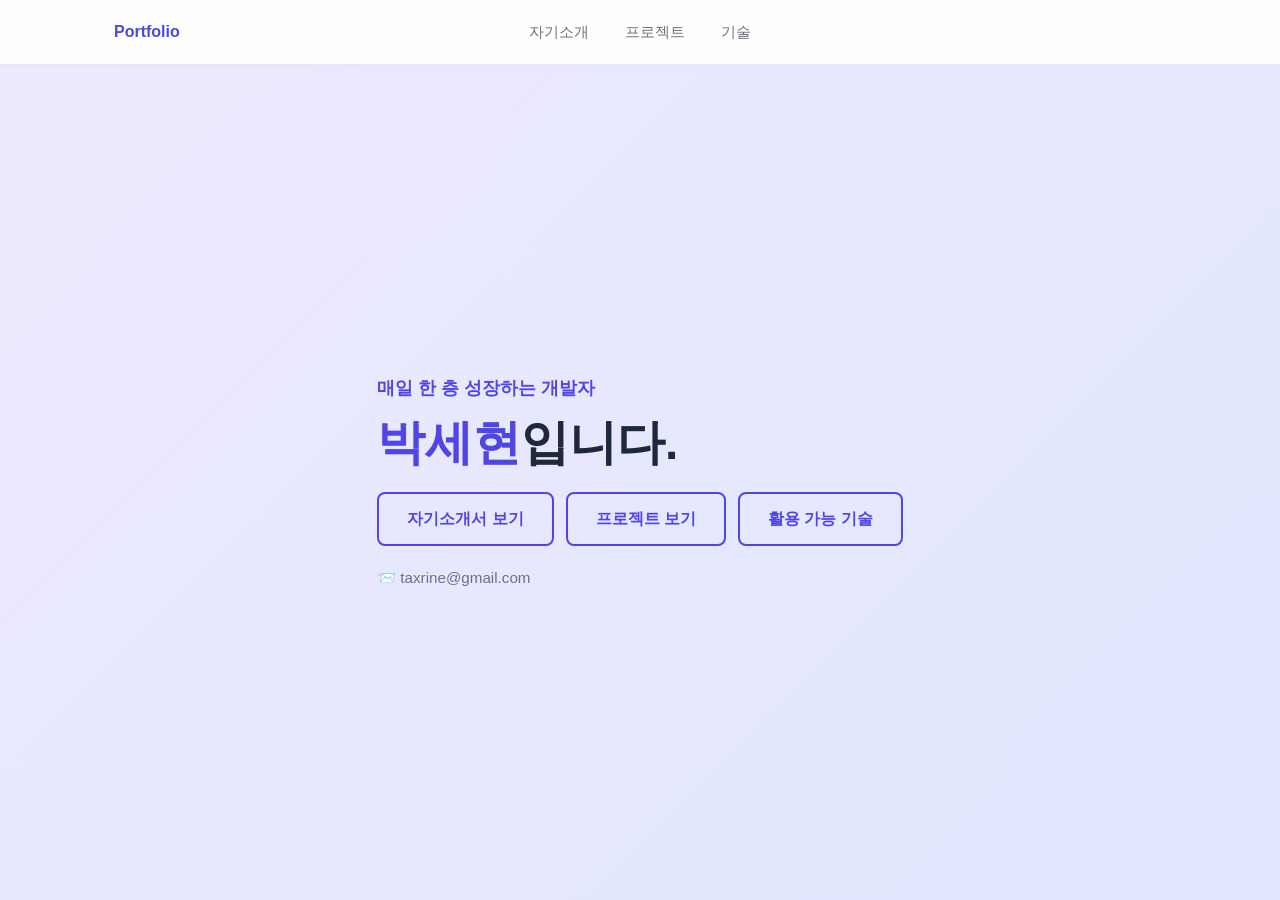
<file: index.html>
<!DOCTYPE html>
<html lang="ko">
<head>
    <meta charset="UTF-8">
    <meta name="viewport" content="width=device-width, initial-scale=1.0">
    <title>포트폴리오</title>
    <link rel="stylesheet" href="css/style.css">
</head>
<body>

    <!-- 네비게이션 바 -->
    <div id="nav-placeholder"></div>
    <script src="js/nav.js"></script>

    <!-- 본문 메인 섹션 -->
    <main id="home" class="hero">
        <div class="container">
            <p class="hero-sub">매일 한 층 성장하는 개발자</p>
            <h1 class="hero-title"><span class="highlight">박세현</span>입니다.</h1>
            <div class="hero-btns">
                <a href="html/about.html" class="btn btn-outline">자기소개서 보기</a>
                <a href="html/Project.html" class="btn btn-outline">프로젝트 보기</a>
                <a href="html/Stack.html" class="btn btn-outline">활용 가능 기술</a>
            </div>
            <p class="hero-email">📨 taxrine@gmail.com</p>
        </div>
    </main>

</body>
</html>
</file>
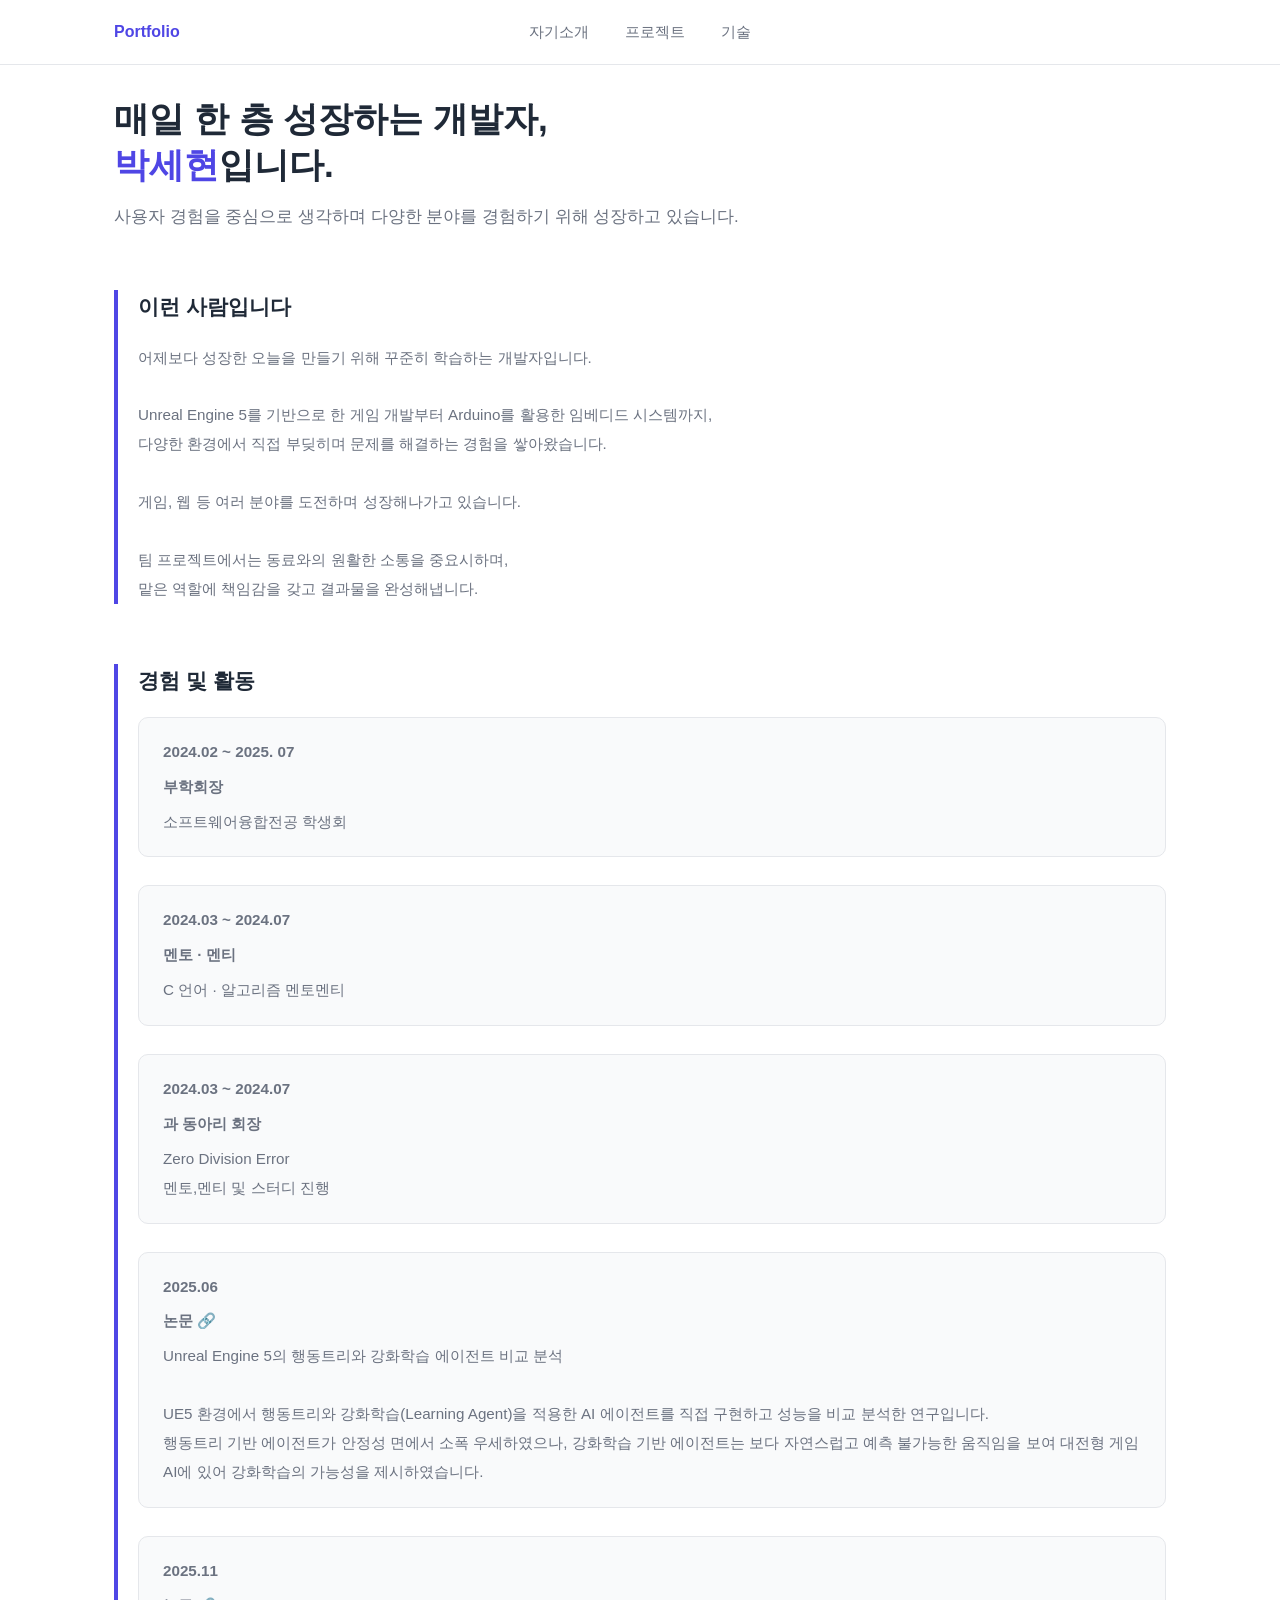
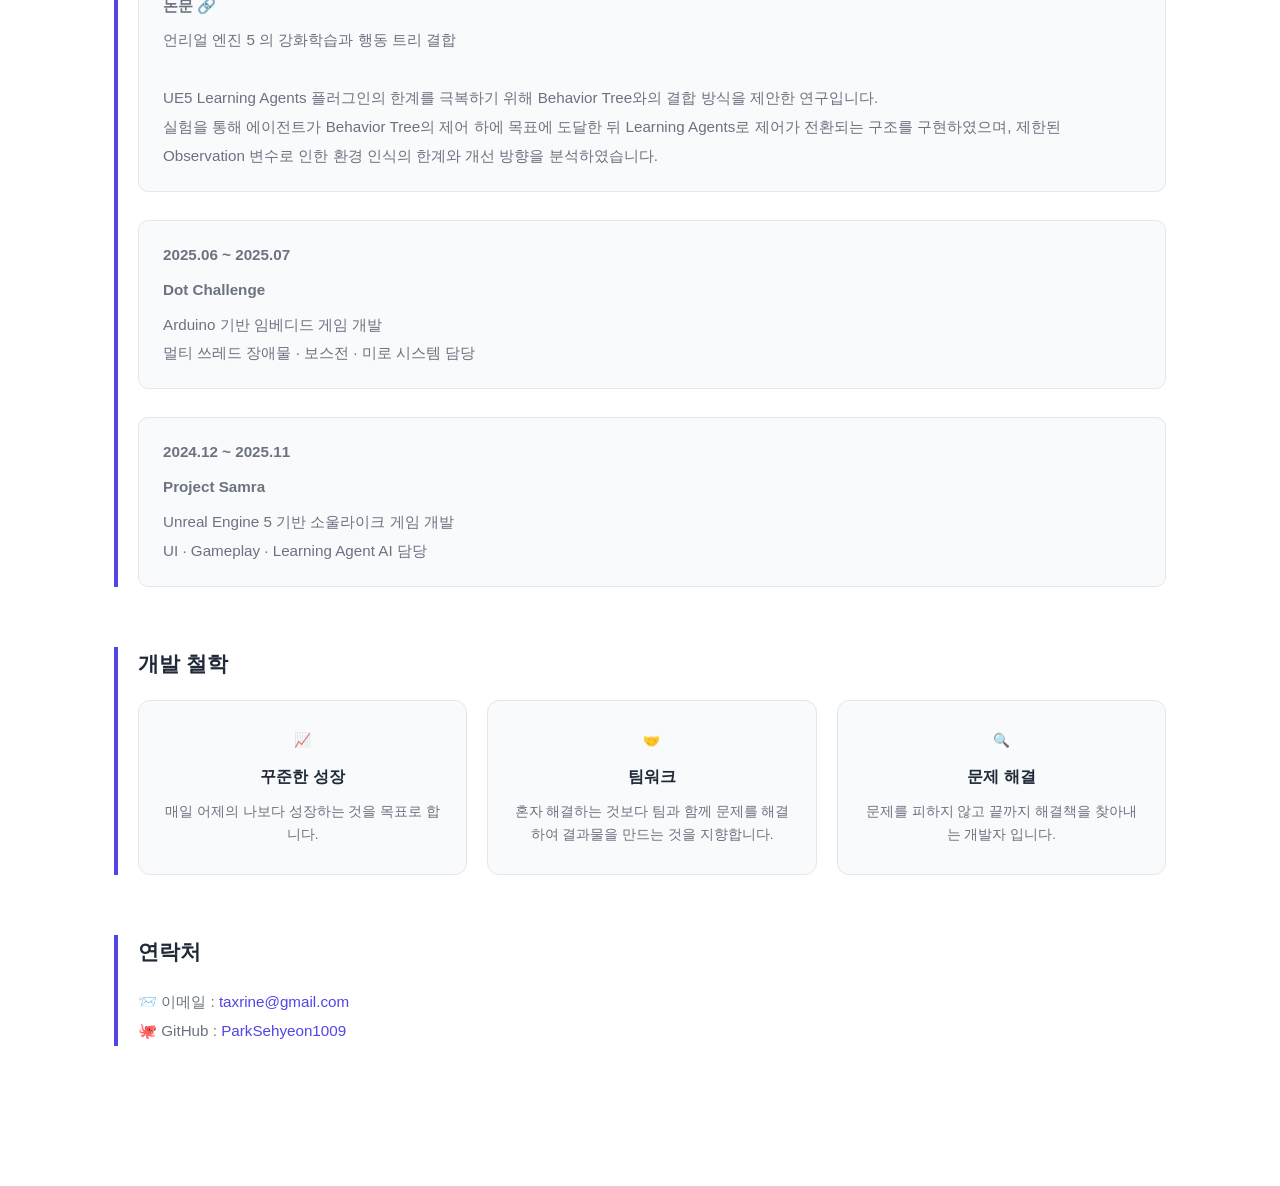
<file: html/about.html>
<!DOCTYPE html>
<html lang="ko">
<head>
    <meta charset="UTF-8">
    <meta name="viewport" content="width=device-width, initial-scale=1.0">
    <title>자기소개 - Portfolio</title>
    <link rel="stylesheet" href="../css/style.css">
    <link rel="stylesheet" href="../css/about.css">
</head>
<body>

    <!-- 네비게이션 바 -->
    <div id="nav-placeholder"></div>
    <script src="../js/nav.js"></script>

    <!-- 본문 -->
    <main class="page-content">
        <div class="container">

            <!-- 타이틀 -->
            <div class="about-header">
                <h1 class="about-title">매일 한 층 성장하는 개발자,<br><span class="highlight">박세현</span>입니다.</h1>
                <p class="about-subtitle">사용자 경험을 중심으로 생각하며 다양한 분야를 경험하기 위해 성장하고 있습니다.</p>
            </div>

            <!-- 소개 -->
            <div class="about-section">
                <h2>이런 사람입니다</h2>
                <p>
                    어제보다 성장한 오늘을 만들기 위해 꾸준히 학습하는 개발자입니다.<br><br>
                    Unreal Engine 5를 기반으로 한 게임 개발부터 Arduino를 활용한 임베디드 시스템까지,<br>
                    다양한 환경에서 직접 부딪히며 문제를 해결하는 경험을 쌓아왔습니다.<br><br>
                    게임, 웹 등 여러 분야를 도전하며 성장해나가고 있습니다.<br><br>
                    팀 프로젝트에서는 동료와의 원활한 소통을 중요시하며,<br>
                    맡은 역할에 책임감을 갖고 결과물을 완성해냅니다.
                </p>
            </div>

            <!-- 경험 -->
            <div class="about-section">
                <h2>경험 및 활동</h2>
                <div class="timeline">
                    <div class="timeline-item">
                        <p class="timeline-date">2024.02 ~ 2025. 07</p>
                        <p class="timeline-title">부학회장</p>
                        <p class="timeline-desc">소프트웨어융합전공 학생회</p>
                    </div>

                    <div class="timeline-item">
                        <p class="timeline-date">2024.03 ~ 2024.07</p>
                        <p class="timeline-title">멘토 · 멘티</p>
                        <p class="timeline-desc">C 언어 · 알고리즘 멘토멘티</p>
                    </div>

                    <div class="timeline-item">
                        <p class="timeline-date">2024.03 ~ 2024.07</p>
                        <p class="timeline-title">과 동아리 회장</p>
                        <p class="timeline-desc">Zero Division Error<br>멘토,멘티 및 스터디 진행</p>
                    </div>

                    <a href="https://www.dbpia.co.kr/journal/articleDetail?nodeId=NODE12332384" target="_blank" class="timeline-item timeline-link">
                        <p class="timeline-date">2025.06</p>
                        <p class="timeline-title">논문 🔗</p>
                        <p class="timeline-desc">
                            Unreal Engine 5의 행동트리와 강화학습 에이전트 비교 분석<br><br>
                            UE5 환경에서 행동트리와 강화학습(Learning Agent)을 적용한 AI 에이전트를 직접 구현하고 성능을 비교 분석한 연구입니다.<br>
                            행동트리 기반 에이전트가 안정성 면에서 소폭 우세하였으나, 강화학습 기반 에이전트는 보다 자연스럽고 예측 불가능한 움직임을 보여
                            대전형 게임 AI에 있어 강화학습의 가능성을 제시하였습니다.
                        </p>
                    </a>

                    <a href="https://www.dbpia.co.kr/journal/articleDetail?nodeId=NODE12551277" target="_blank" class="timeline-item timeline-link">
                        <p class="timeline-date">2025.11</p>
                        <p class="timeline-title">논문 🔗</p>
                        <p class="timeline-desc">
                            언리얼 엔진 5 의 강화학습과 행동 트리 결합<br><br>
                            UE5 Learning Agents 플러그인의 한계를 극복하기 위해 Behavior Tree와의 결합 방식을 제안한 연구입니다.<br>
                            실험을 통해 에이전트가 Behavior Tree의 제어 하에 목표에 도달한 뒤 Learning Agents로 제어가 전환되는 구조를 구현하였으며,
                            제한된 Observation 변수로 인한 환경 인식의 한계와 개선 방향을 분석하였습니다.
                        </p>
                    </a>

                    <div class="timeline-item">
                        <p class="timeline-date">2025.06 ~ 2025.07</p>
                        <p class="timeline-title">Dot Challenge</p>
                        <p class="timeline-desc">Arduino 기반 임베디드 게임 개발<br>멀티 쓰레드 장애물 · 보스전 · 미로 시스템 담당</p>
                    </div>

                    <div class="timeline-item">
                        <p class="timeline-date">2024.12 ~ 2025.11</p>
                        <p class="timeline-title">Project Samra</p>
                        <p class="timeline-desc">Unreal Engine 5 기반 소울라이크 게임 개발<br>UI · Gameplay · Learning Agent AI 담당</p>
                    </div>

                </div>
            </div>

            <!-- 가치관 -->
            <div class="about-section">
                <h2>개발 철학</h2>
                <div class="philosophy-grid">
                    <div class="philosophy-card">
                        <p class="philosophy-icon">📈</p>
                        <h3>꾸준한 성장</h3>
                        <p>매일 어제의 나보다 성장하는 것을 목표로 합니다.</p>
                    </div>
                    <div class="philosophy-card">
                        <p class="philosophy-icon">🤝</p>
                        <h3>팀워크</h3>
                        <p>혼자 해결하는 것보다 팀과 함께 문제를 해결하여 결과물을 만드는 것을 지향합니다.</p>
                    </div>
                    <div class="philosophy-card">
                        <p class="philosophy-icon">🔍</p>
                        <h3>문제 해결</h3>
                        <p>문제를 피하지 않고 끝까지 해결책을 찾아내는 개발자 입니다.</p>
                    </div>
                </div>
            </div>

            <!-- 연락처 -->
            <div class="about-section">
                <h2>연락처</h2>
                <p>
                    📨 이메일 : <a href="mailto:taxrine@gmail.com">taxrine@gmail.com</a><br>
                    🐙 GitHub : <a href="https://github.com/ParkSehyeon1009?tab=overview&from=2024-12-01&to=2024-12-31" target="_blank">ParkSehyeon1009</a>
                </p>
            </div>

        </div>
    </main>

</body>
</html>
</file>
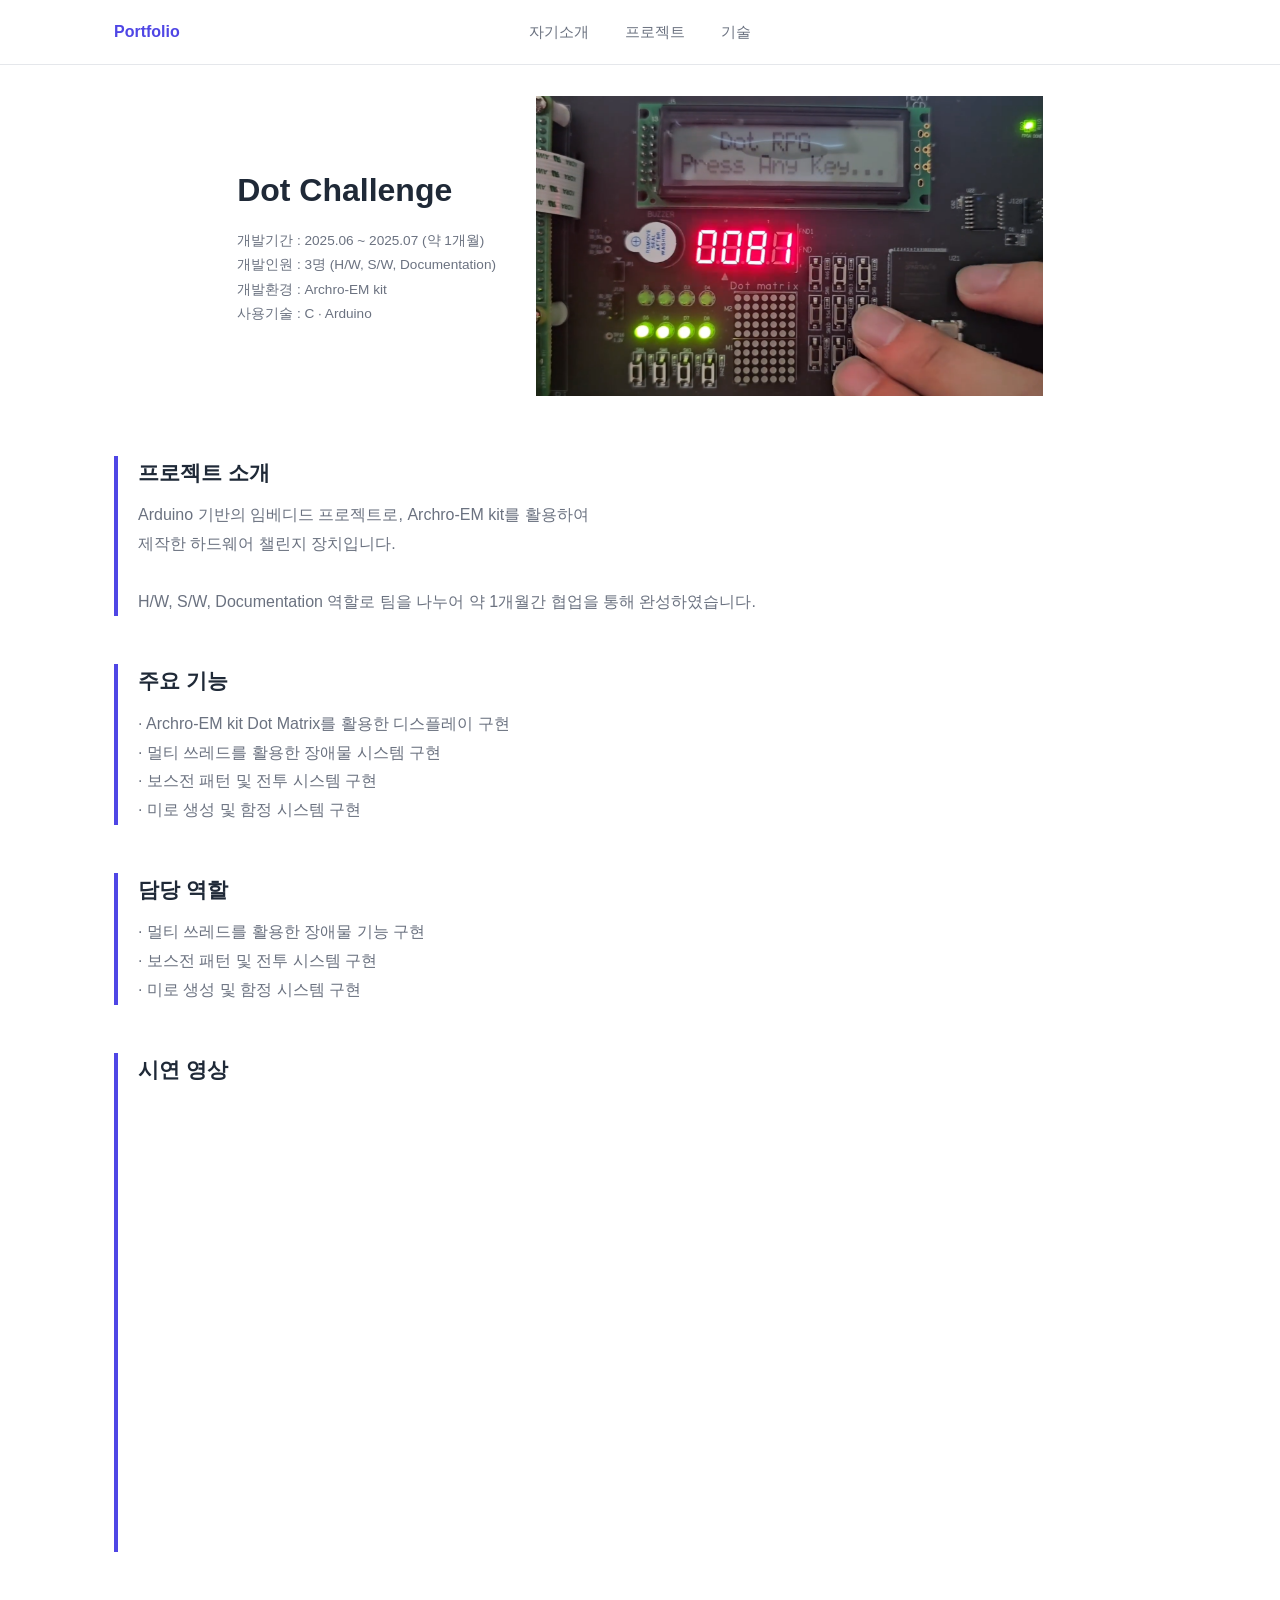
<file: html/DotChallenge.html>
<!DOCTYPE html>
<html lang="ko">
<head>
    <meta charset="UTF-8">
    <meta name="viewport" content="width=device-width, initial-scale=1.0">
    <title>Dot Challenge - Portfolio</title>
    <link rel="stylesheet" href="../css/style.css">
    <link rel="stylesheet" href="../css/DotChallenge.css">
</head>
<body>

    <!-- 네비게이션 바 -->
    <div id="nav-placeholder"></div>
    <script src="../js/nav.js"></script>

    <!-- 본문 -->
    <main class="page-content">
        <div class="container">
            <div class="project-item">
                <!-- 왼쪽 : 텍스트 -->
                <div class="project-text">
                    <h1>Dot Challenge</h1>
                    <p class="project-info">개발기간 : 2025.06 ~ 2025.07 (약 1개월)<br>개발인원 : 3명 (H/W, S/W, Documentation)<br>개발환경 : Archro-EM kit<br>사용기술 : C · Arduino</p>
                </div>
                <!-- 오른쪽 : 이미지 -->
                <img src="../Image/DotChallenge_Card_img.png" class="Project_Main_img">
            </div>

            <!-- 본문 내용 -->
            <div class="project-body">

                <div class="project-section">
                    <h2>프로젝트 소개</h2>
                    <p>
                        Arduino 기반의 임베디드 프로젝트로, Archro-EM kit를 활용하여<br>
                        제작한 하드웨어 챌린지 장치입니다.<br><br>
                        H/W, S/W, Documentation 역할로 팀을 나누어
                        약 1개월간 협업을 통해 완성하였습니다.
                    </p>
                </div>

                <div class="project-section">
                    <h2>주요 기능</h2>
                    <p>
                        · Archro-EM kit Dot Matrix를 활용한 디스플레이 구현<br>
                        · 멀티 쓰레드를 활용한 장애물 시스템 구현<br>
                        · 보스전 패턴 및 전투 시스템 구현<br>
                        · 미로 생성 및 함정 시스템 구현
                    </p>
                </div>

                <div class="project-section">
                    <h2>담당 역할</h2>
                    <p>
                        · 멀티 쓰레드를 활용한 장애물 기능 구현<br>
                        · 보스전 패턴 및 전투 시스템 구현<br>
                        · 미로 생성 및 함정 시스템 구현
                    </p>
                </div>

                <div class="project-section">
                    <h2>시연 영상</h2>
                    <div class="video-wrapper">
                        <iframe
                            src="https://www.youtube.com/embed/iLiySJ9f4mc"
                            title="Dot Challenge 시연 영상"
                            allowfullscreen>
                        </iframe>
                    </div>
                </div>

            </div>
        </div>
    </main>

</body>
</html>
</file>
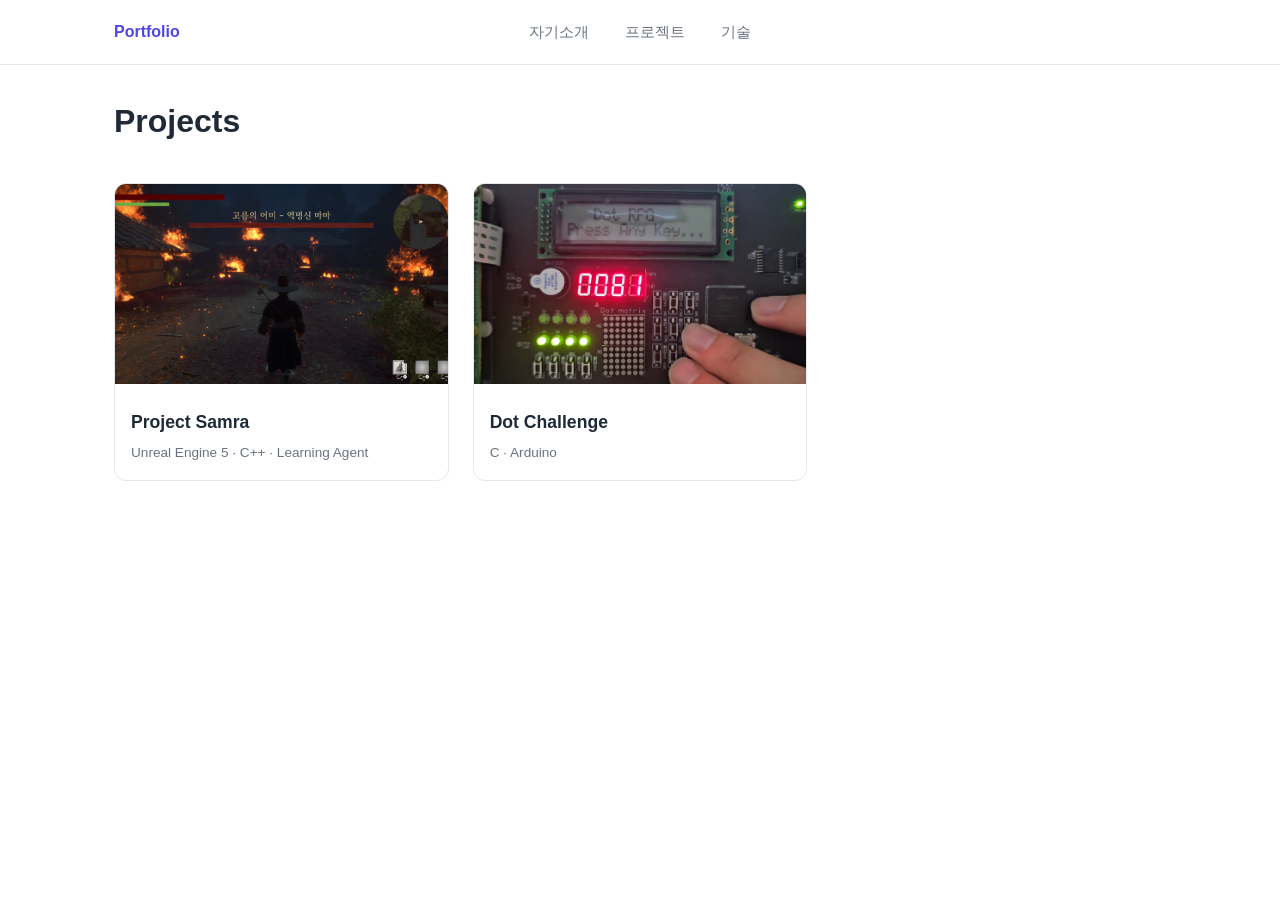
<file: html/Project.html>
<!DOCTYPE html>
<html lang="ko">
<head>
    <meta charset="UTF-8">
    <meta name="viewport" content="width=device-width, initial-scale=1.0">
    <title>프로젝트 - Portfolio</title>
    <link rel="stylesheet" href="../css/style.css">
    <link rel="stylesheet" href="../css/Project.css">
</head>
<body>

    <!-- 네비게이션 바 -->
    <div id="nav-placeholder"></div>
    <script src="../js/nav.js"></script>

    <!-- 본문 -->
    <main class="page-content">
        <div class="container">
            <h1 class="page-title">Projects</h1>
            <div class="project-grid">

                <!-- Samra 카드 -->
                <a href="Samra.html" class="project-card">
                    <img src="../Image/Samra_Card_img.png" class="card-img">
                    <div class="card-info">
                        <h2>Project Samra</h2>
                        <p>Unreal Engine 5 · C++ · Learning Agent</p>
                    </div>
                </a>

                <!-- Dot Challenge 카드 -->
                <a href="DotChallenge.html" class="project-card">
                    <img src="../Image/DotChallenge_Card_img.png" class="card-img">
                    <div class="card-info">
                        <h2>Dot Challenge</h2>
                        <p>C · Arduino</p>
                    </div>
                </a>

            </div>
        </div>
    </main>

</body>
</html>
</file>
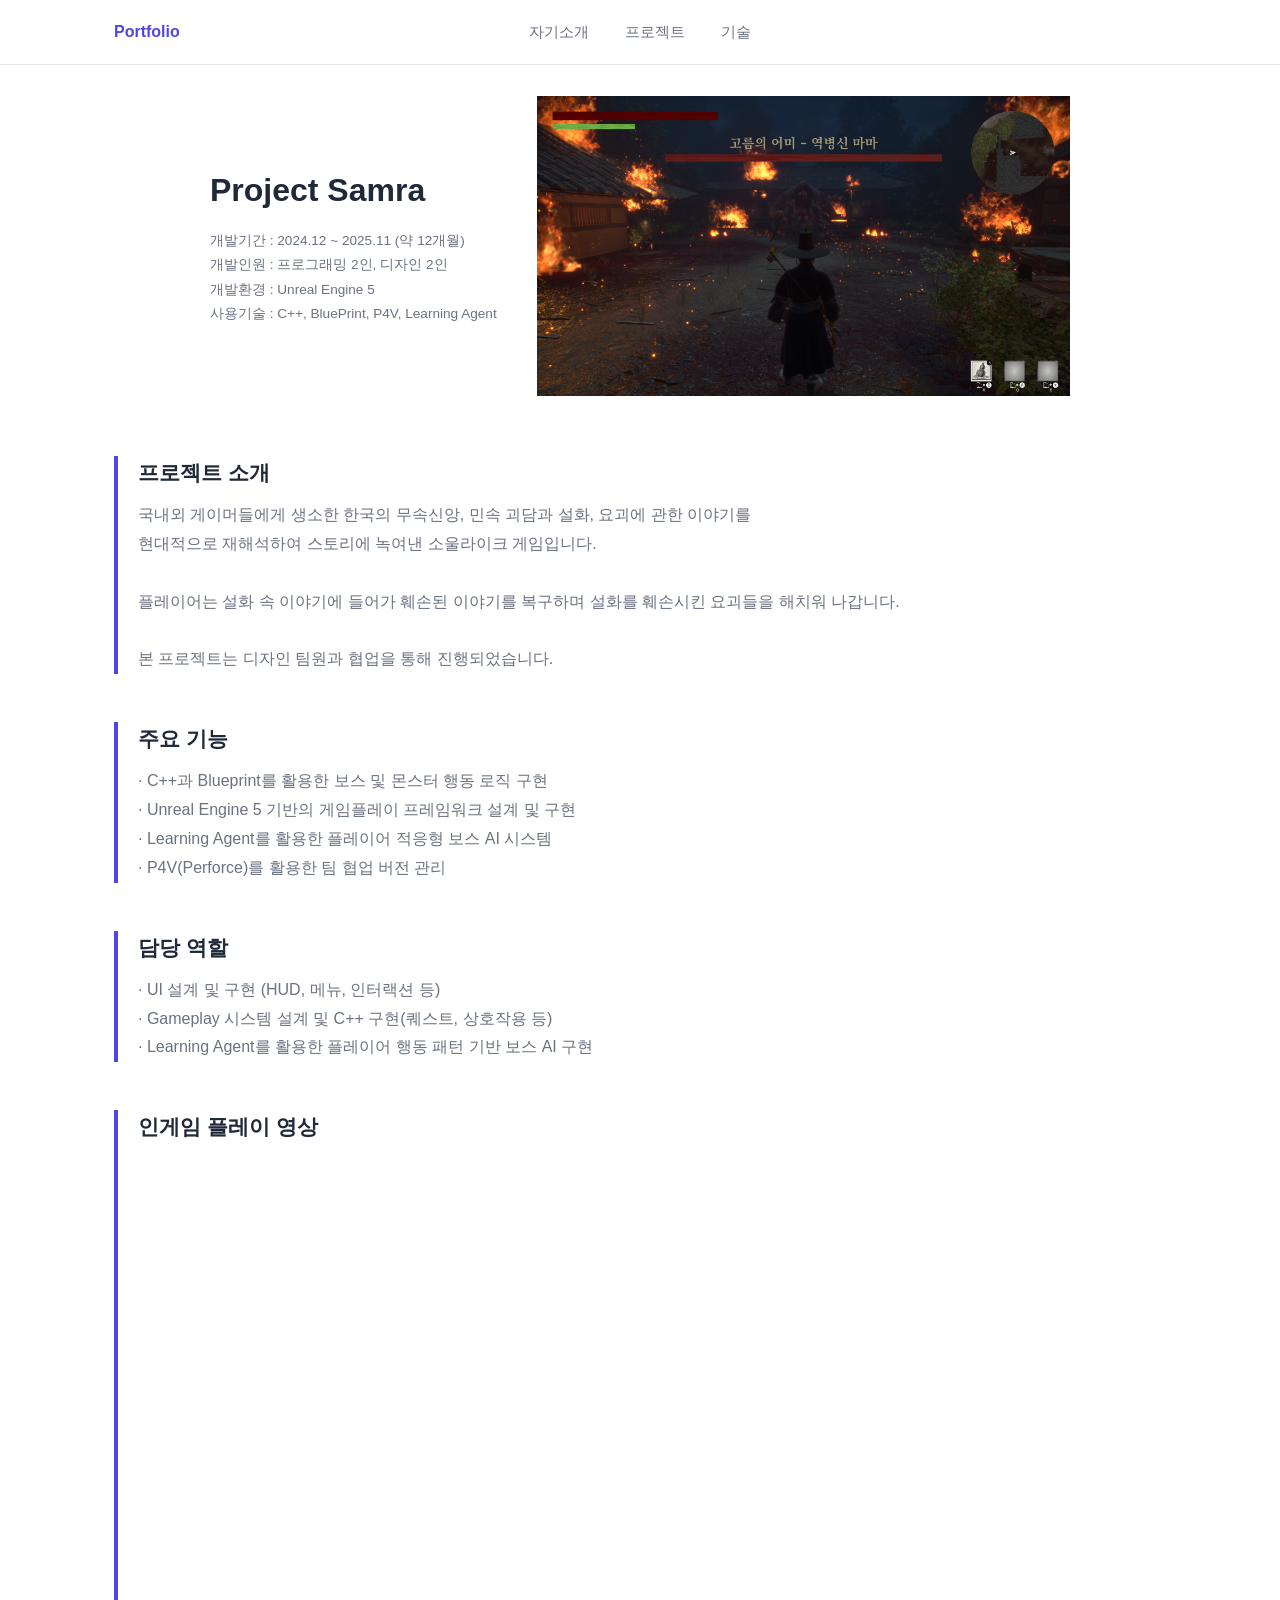
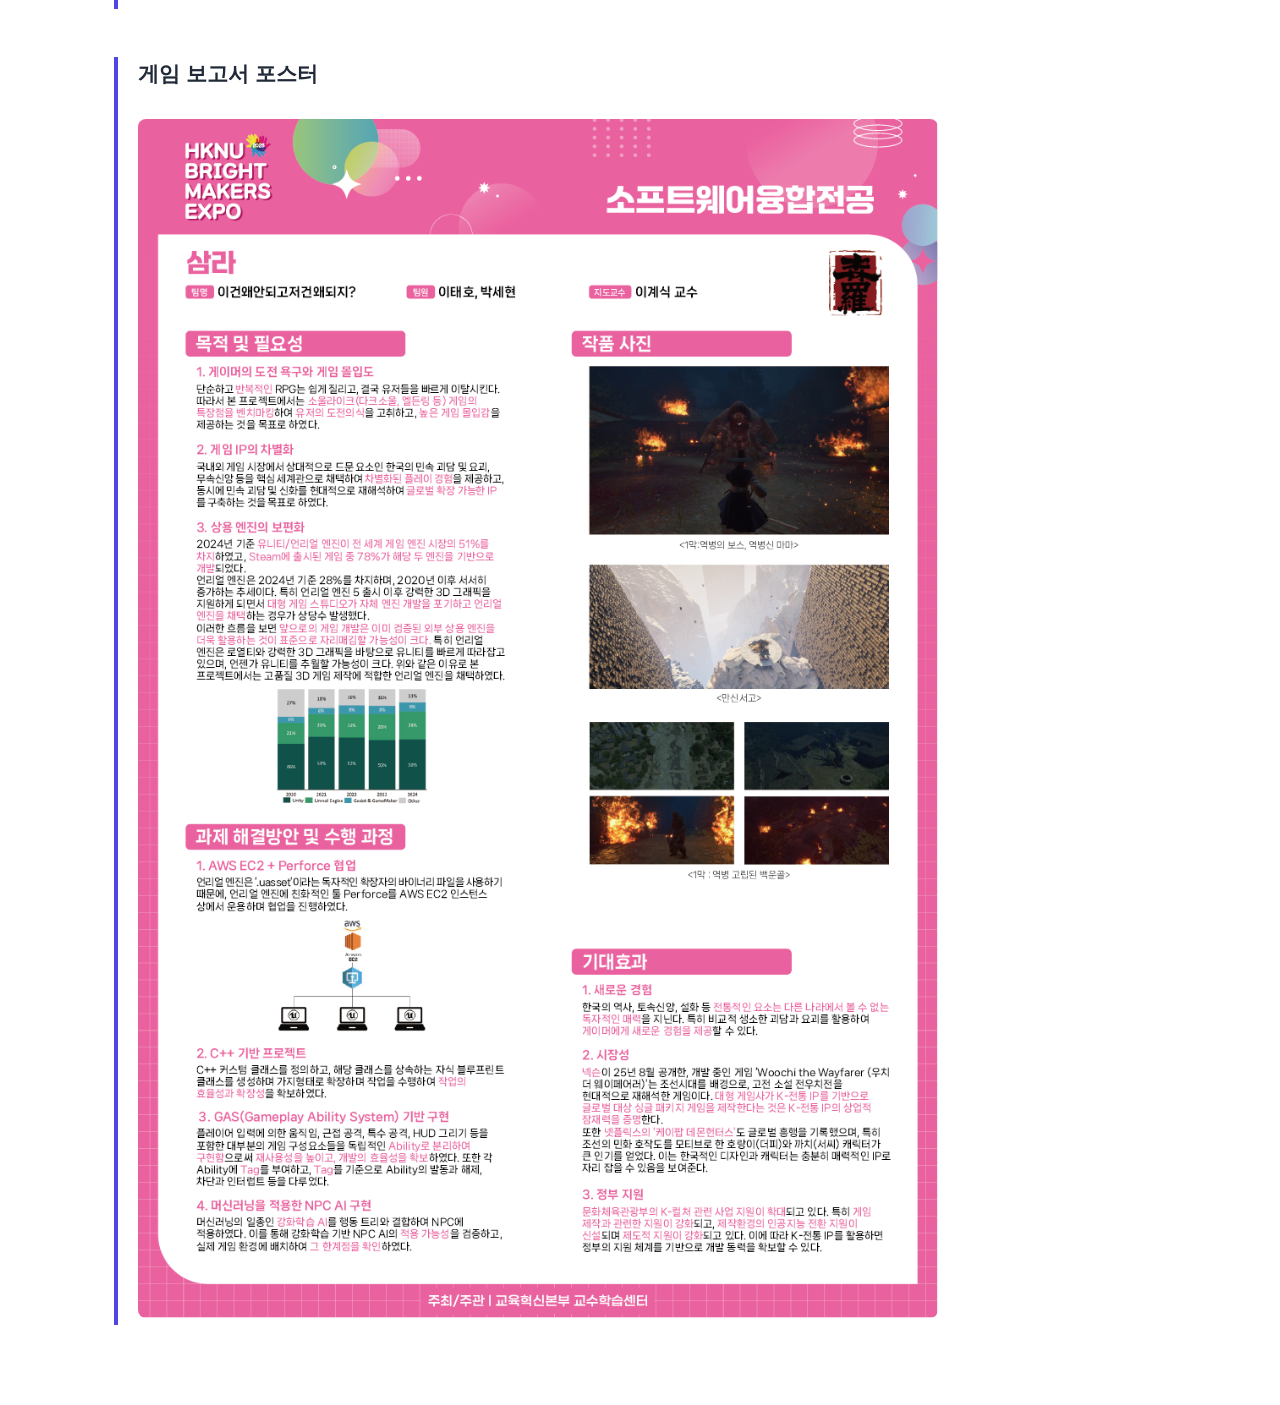
<file: html/Samra.html>
<!DOCTYPE html>
<html lang="ko">
<head>
    <meta charset="UTF-8">
    <meta name="viewport" content="width=device-width, initial-scale=1.0">
    <title>Project Samra - Portfolio</title>
    <link rel="stylesheet" href="../css/style.css">
    <link rel="stylesheet" href="../css/Samra.css">
</head>
<body>

    <!-- 네비게이션 바 -->
    <div id="nav-placeholder"></div>
    <script src="../js/nav.js"></script>

    <!-- 본문 -->
    <main class="page-content">
        <div class="container">
            <div class="project-item">
                <!-- 왼쪽 : 텍스트 -->
                <div class="project-text">
                    <h1>Project Samra</h1>
                    <p class="project-info">개발기간 : 2024.12 ~ 2025.11 (약 12개월)<br>개발인원 : 프로그래밍 2인, 디자인 2인<br>개발환경 : Unreal Engine 5<br>사용기술 : C++, BluePrint, P4V, Learning Agent</p>
                </div>
                <!-- 오른쪽 : 이미지 -->
                <img src="../Image/Samra_Card_img.png" class="Project_Main_img">
            </div>

            <!-- 본문 내용 -->
            <div class="project-body">

                <div class="project-section">
                    <h2>프로젝트 소개</h2>
                    <p>
                        국내외 게이머들에게 생소한 한국의 무속신앙, 민속 괴담과 설화, 요괴에 관한 이야기를<br>
                        현대적으로 재해석하여 스토리에 녹여낸 소울라이크 게임입니다.<br><br>
                        플레이어는 설화 속 이야기에 들어가 훼손된 이야기를 복구하며
                        설화를 훼손시킨 요괴들을 해치워 나갑니다.<br><br>
                        본 프로젝트는 디자인 팀원과 협업을 통해 진행되었습니다.
                    </p>
                </div>

                <div class="project-section">
                    <h2>주요 기능</h2>
                    <p>
                        · C++과 Blueprint를 활용한 보스 및 몬스터 행동 로직 구현<br>
                        · Unreal Engine 5 기반의 게임플레이 프레임워크 설계 및 구현<br>
                        · Learning Agent를 활용한 플레이어 적응형 보스 AI 시스템<br>
                        · P4V(Perforce)를 활용한 팀 협업 버전 관리
                    </p>
                </div>

                <div class="project-section">
                    <h2>담당 역할</h2>
                    <p>
                        · UI 설계 및 구현 (HUD, 메뉴, 인터랙션 등)<br>
                        · Gameplay 시스템 설계 및 C++ 구현(퀘스트, 상호작용 등)<br>
                        · Learning Agent를 활용한 플레이어 행동 패턴 기반 보스 AI 구현<br>
                    </p>
                </div>

                <div class="project-section">
                    <h2>인게임 플레이 영상</h2>
                    <div class="video-wrapper">
                        <iframe
                            src="https://www.youtube.com/embed/3suY8BfXzYA"
                            title="Project Samra 플레이 영상"
                            allowfullscreen>
                        </iframe>
                    </div>
                </div>

                <div class="project-section">
                    <h2>게임 보고서 포스터</h2>
                    <img src="../Image/Samra_Post.png" class="project-poster">
                </div>

            </div>
        </div>
    </main>

</body>
</html>
</file>
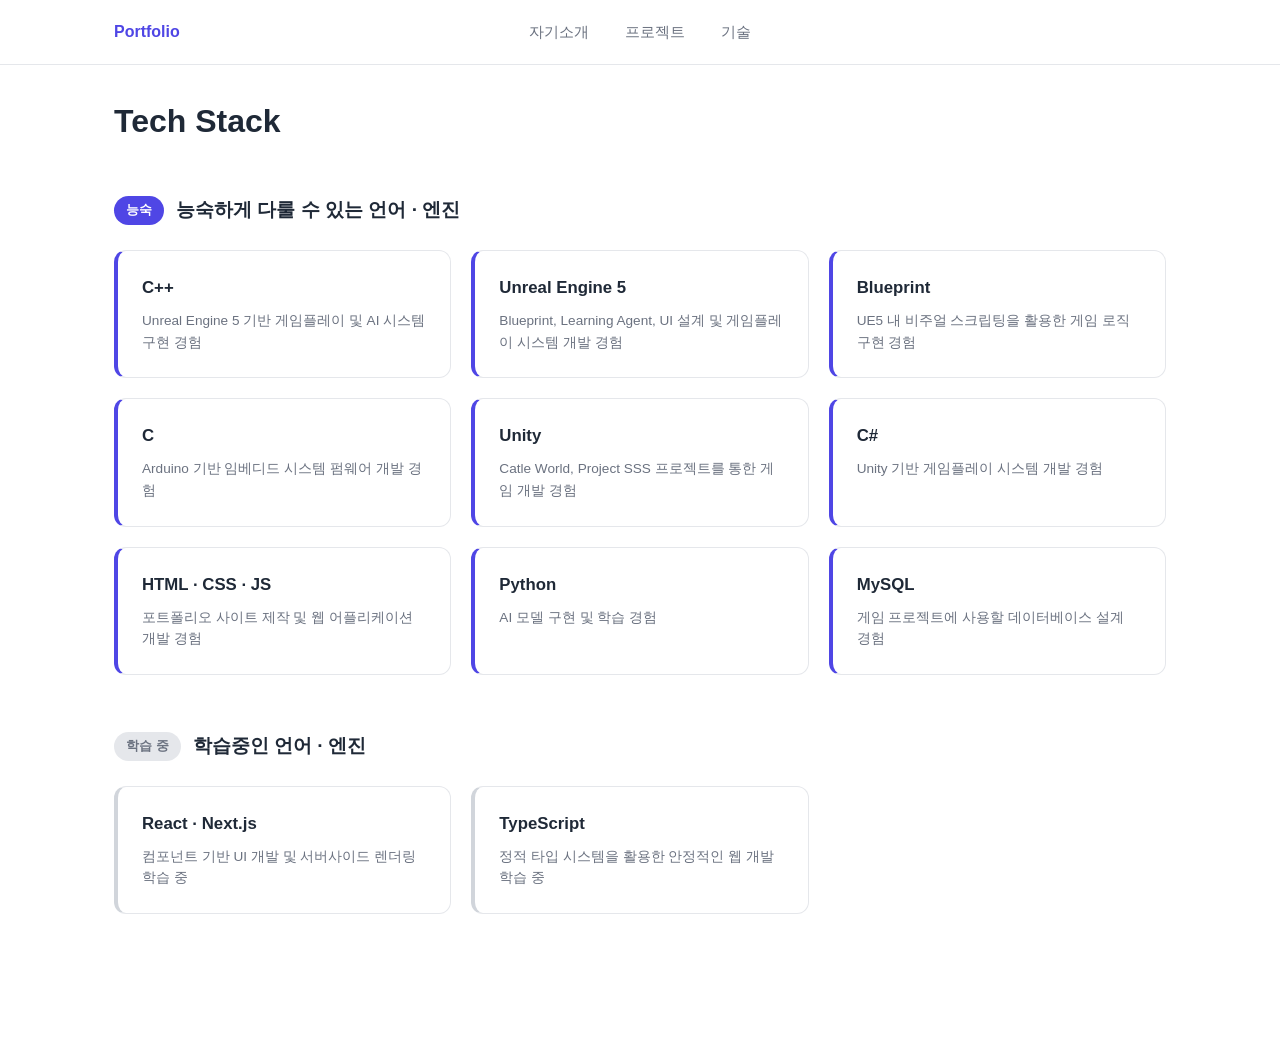
<file: html/Stack.html>
<!DOCTYPE html>
<html lang="ko">
<head>
    <meta charset="UTF-8">
    <meta name="viewport" content="width=device-width, initial-scale=1.0">
    <title>기술 - Portfolio</title>
    <link rel="stylesheet" href="../css/style.css">
    <link rel="stylesheet" href="../css/Stack.css">
</head>
<body>

    <!-- 네비게이션 바 -->
    <div id="nav-placeholder"></div>
    <script src="../js/nav.js"></script>

    <!-- 본문 -->
    <main class="page-content">
        <div class="container">
            <h1 class="stack-title">Tech Stack</h1>
            <div class="stack-group">
                <h2 class="stack-group-title">
                    <span class="badge badge-main">능숙</span>
                    능숙하게 다룰 수 있는 언어 · 엔진
                </h2>
                <div class="stack-grid">
                    <div class="stack-card">
                        <p class="stack-name">C++</p>
                        <p class="stack-desc">Unreal Engine 5 기반 게임플레이 및 AI 시스템 구현 경험</p>
                    </div>
                    <div class="stack-card">
                        <p class="stack-name">Unreal Engine 5</p>
                        <p class="stack-desc">Blueprint, Learning Agent, UI 설계 및 게임플레이 시스템 개발 경험</p>
                    </div>
                    <div class="stack-card">
                        <p class="stack-name">Blueprint</p>
                        <p class="stack-desc">UE5 내 비주얼 스크립팅을 활용한 게임 로직 구현 경험</p>
                    </div>
                    <div class="stack-card">
                        <p class="stack-name">C</p>
                        <p class="stack-desc">Arduino 기반 임베디드 시스템 펌웨어 개발 경험</p>
                    </div>
                    <div class="stack-card">
                        <p class="stack-name">Unity</p>
                        <p class="stack-desc">Catle World, Project SSS 프로젝트를 통한 게임 개발 경험</p>
                    </div>
                    <div class="stack-card">
                        <p class="stack-name">C#</p>
                        <p class="stack-desc">Unity 기반 게임플레이 시스템 개발 경험</p>
                    </div>
                    <div class="stack-card">
                        <p class="stack-name">HTML · CSS · JS</p>
                        <p class="stack-desc">포트폴리오 사이트 제작 및 웹 어플리케이션 개발 경험</p>
                    </div>
                    <div class="stack-card">
                        <p class="stack-name">Python</p>
                        <p class="stack-desc">AI 모델 구현 및 학습 경험</p>
                    </div>
                    <div class="stack-card">
                        <p class="stack-name">MySQL</p>
                        <p class="stack-desc">게임 프로젝트에 사용할 데이터베이스 설계 경험</p>
                    </div>
                </div>
            </div>

            <!-- 익숙하지 않은 기술 -->
            <div class="stack-group">
                <h2 class="stack-group-title">
                    <span class="badge badge-sub">학습 중</span>
                    학습중인 언어 · 엔진
                </h2>
                <div class="stack-grid">
                    <div class="stack-card stack-card-sub">
                        <p class="stack-name">React · Next.js</p>
                        <p class="stack-desc">컴포넌트 기반 UI 개발 및 서버사이드 렌더링 학습 중</p>
                    </div>
                    <div class="stack-card stack-card-sub">
                        <p class="stack-name">TypeScript</p>
                        <p class="stack-desc">정적 타입 시스템을 활용한 안정적인 웹 개발 학습 중</p>
                    </div>
                </div>
            </div>

        </div>
    </main>

</body>
</html>
</file>
<file: css/style.css>
/* ===== 기본 초기화 ===== */
* {
    margin: 0;
    padding: 0;
    box-sizing: border-box;
}

/* ===== CSS 변수 ===== */
:root {
    --primary: #4f46e5;       /* 포인트 색상 */
    --primary-dark: #3730a3;  /* 버튼 hover 색상 */
    --text: #1f2937;          /* 기본 텍스트 색상 */
    --text-light: #6b7280;    /* 서브 텍스트 색상 */
    --bg: #ffffff;            /* 배경 흰색 */
    --border: #e5e7eb;        /* 테두리 색상 */
}

body {
    font-family: 'Apple SD Gothic Neo', 'Malgun Gothic', sans-serif;
    color: var(--text);
    background-color: var(--bg);
    line-height: 1.6;
}

a {
    text-decoration: none;
    color: inherit;
}

ul {
    list-style: none;
}

/* ===== 로고 ===== */
.logo a {
    color: #4f46e5;
    font-weight: bold;
}

/* ===== 공통 레이아웃 ===== */
.container {
    max-width: 1100px;
    margin: 0 auto;
    padding: 0 24px;
}

/* ===== 네비게이션 바 ===== */
.header {
    position: fixed;
    top: 0;
    left: 0;
    right: 0;
    z-index: 100;
    background: rgba(255, 255, 255, 0.95);
    backdrop-filter: blur(8px);
    border-bottom: 1px solid var(--border);
}

.header .container {
    position: relative;
    display: flex;
    align-items: center;
    justify-content: space-between;
    height: 64px;
}

/* 메뉴를 헤더 정중앙에 배치 */
.nav {
    position: absolute;
    left: 50%;
    transform: translateX(-50%);
}

/* 메뉴 리스트 */
.nav-list {
    display: flex;
    gap: 36px;
}

.nav-list a {
    font-size: 0.95rem;
    font-weight: 500;
    color: var(--text-light);
    transition: color 0.2s;
}

.nav-list a:hover {
    color: var(--primary);
}

/* ===== 서브 페이지 공통 (about, project, stack) ===== */
.page-content {
    padding-top: 96px;
    padding-bottom: 80px;
    min-height: 100vh;
}

/* ===== 본문 메인 섹션 ===== */
.hero {
    min-height: 100vh;
    display: flex;
    align-items: center;
    padding-top: 64px;
    background: linear-gradient(135deg, #ede9fe 0%, #e0e7ff 100%);
}

.hero-sub {
    font-size: 1.1rem;
    color: var(--primary);
    font-weight: 600;
    margin-bottom: 12px;
}

.hero-title {
    font-size: 3rem;
    font-weight: 800;
    line-height: 1.2;
    margin-bottom: 20px;
    color: var(--text);
}

.highlight {
    color: var(--primary);
}

/* 버튼 묶음 */
.hero-btns {
    display: flex;
    gap: 12px;
}

.btn {
    display: inline-block;
    padding: 12px 28px;
    border-radius: 8px;
    font-size: 1rem;
    font-weight: 600;
    cursor: pointer;
    transition: all 0.2s;
    border: 2px solid transparent;
}

.btn-primary {
    background-color: var(--primary);
    color: #fff;
}

.btn-primary:hover {
    background-color: var(--primary-dark);
}

.btn-outline {
    border-color: var(--primary);
    color: var(--primary);
}

.btn-outline:hover {
    background-color: var(--primary);
    color: #fff;
}

/* 애니메이션 */
@keyframes fadein {
    from { opacity: 0; }
    to   { opacity: 1; }
}

.hero-email {
    margin-top: 20px;
    font-size: 0.95rem;
    color: #6b7280;
}

.hero-sub   { animation: fadein 0.8s ease both 0s; }
.hero-title { animation: fadein 0.8s ease both 0.6s; }
.hero-btns  { animation: fadein 0.8s ease both 1.2s; }
</file>
<file: css/about.css>
/* ===== 자기소개 페이지 (about.html) ===== */

/* 타이틀 */
.about-header {
    margin-bottom: 60px;
}

.about-title {
    font-size: 2.2rem;
    font-weight: 800;
    line-height: 1.3;
    margin-bottom: 16px;
}

.highlight {
    color: #4f46e5;
}

.about-subtitle {
    font-size: 1.05rem;
    color: #6b7280;
}

/* 섹션 공통 */
.about-section {
    margin-bottom: 60px;
    padding-left: 20px;
    border-left: 4px solid #4f46e5;
}

.about-section h2 {
    font-size: 1.3rem;
    font-weight: 700;
    margin-bottom: 20px;
    color: #1f2937;
}

.about-section p {
    color: #6b7280;
    line-height: 1.9;
    font-size: 0.95rem;
}

.about-section a {
    color: #4f46e5;
    font-weight: 500;
}

.about-section a:hover {
    text-decoration: underline;
}

/* 타임라인 */
.timeline {
    display: flex;
    flex-direction: column;
    gap: 28px;
}

.timeline-item {
    background: #f9fafb;
    border-radius: 10px;
    padding: 20px 24px;
    border: 1px solid #e5e7eb;
}

/* 클릭 가능한 논문 카드 */
.timeline-link {
    display: block;
    text-decoration: none;
    color: inherit;
    cursor: pointer;
}

.timeline-link:hover {
    border-color: #4f46e5;
    background: #ede9fe;
    transform: translateY(-2px);
    box-shadow: 0 4px 16px rgba(79, 70, 229, 0.15);
    transition: all 0.2s;
}

.timeline-date {
    font-size: 0.8rem;
    color: #4f46e5;
    font-weight: 600;
    margin-bottom: 6px;
}

.timeline-title {
    font-size: 1rem;
    font-weight: 700;
    color: #1f2937;
    margin-bottom: 6px;
}

.timeline-desc {
    font-size: 0.85rem;
    color: #6b7280;
    line-height: 1.7;
}

/* 개발 철학 카드 */
.philosophy-grid {
    display: grid;
    grid-template-columns: repeat(3, 1fr);
    gap: 20px;
}

.philosophy-card {
    background: #f9fafb;
    border-radius: 12px;
    padding: 28px 24px;
    border: 1px solid #e5e7eb;
    text-align: center;
    transition: box-shadow 0.2s, transform 0.2s;
}

.philosophy-card:hover {
    box-shadow: 0 4px 20px rgba(0, 0, 0, 0.08);
    transform: translateY(-2px);
}

.philosophy-icon {
    font-size: 2rem;
    margin-bottom: 12px;
}

.philosophy-card h3 {
    font-size: 1rem;
    font-weight: 700;
    margin-bottom: 10px;
    color: #1f2937;
}

.philosophy-card p {
    font-size: 0.85rem;
    color: #6b7280;
    line-height: 1.7;
}
</file>
<file: css/DotChallenge.css>
/* ===== Dot Challenge 상세 페이지 (DotChallenge.html) ===== */

.project-item {
    display: flex;
    align-items: center;
    justify-content: center;
    gap: 40px;
}

.project-text h1 {
    margin-bottom: 12px;
}

.project-info {
    color: #6b7280;
    font-size: 0.85rem;
    line-height: 1.8;
}

.Project_Main_img {
    width: auto;
    height: 300px;
    object-fit: cover;
}

/* ===== 본문 섹션 ===== */
.project-body {
    margin-top: 60px;
    display: flex;
    flex-direction: column;
    gap: 48px;
}

.project-section {
    border-left: 4px solid #4f46e5;
    padding-left: 20px;
}

.project-section h2 {
    font-size: 1.3rem;
    font-weight: 700;
    margin-bottom: 12px;
}

.project-section p {
    color: #6b7280;
    line-height: 1.8;
}

/* 유튜브 영상 */
.video-wrapper {
    position: relative;
    width: 100%;
    max-width: 800px;
    aspect-ratio: 16 / 9;
    margin-top: 16px;
    border-radius: 8px;
    overflow: hidden;
}

.video-wrapper iframe {
    width: 100%;
    height: 100%;
    border: none;
}

/* 애니메이션 */
@keyframes fadein {
    from { opacity: 0; }
    to   { opacity: 1; }
}

.Project_Main_img { animation: fadein 1.0s ease both 0.2s; }
</file>
<file: css/Project.css>
/* ===== 프로젝트 목록 페이지 (Project.html) ===== */

.page-title {
    font-size: 2rem;
    font-weight: 800;
    margin-bottom: 36px;
}

.project-grid {
    display: grid;
    grid-template-columns: repeat(3, 1fr);
    gap: 24px;
}

.project-card {
    border-radius: 12px;
    overflow: hidden;
    border: 1px solid #e5e7eb;
    transition: transform 0.2s, box-shadow 0.2s;
    cursor: pointer;
    color: inherit;
}

.project-card:hover {
    transform: translateY(-4px);
    box-shadow: 0 8px 24px rgba(0, 0, 0, 0.1);
}

.card-img {
    width: 100%;
    height: 200px;
    object-fit: cover;
}

.card-info {
    padding: 16px;
}

.card-info h2 {
    font-size: 1.1rem;
    font-weight: 700;
    margin-bottom: 6px;
}

.card-info p {
    font-size: 0.85rem;
    color: #6b7280;
}
</file>
<file: css/Samra.css>
/* ===== Samra 상세 페이지 (Samra.html) ===== */

.project-item {
    display: flex;
    align-items: center;
    justify-content: center;
    gap: 40px;
}

.project-text h1 {
    margin-bottom: 12px;
}

.project-info {
    color: #6b7280;
    font-size: 0.85rem;
    line-height: 1.8;
}

.Project_Main_img {
    width: auto;
    height: 300px;
    object-fit: cover;
}

/* ===== 본문 섹션 ===== */
.project-body {
    margin-top: 60px;
    display: flex;
    flex-direction: column;
    gap: 48px;                 /* 섹션 간 간격 */
}

.project-section {
    border-left: 4px solid #4f46e5;   /* 왼쪽 포인트 라인 */
    padding-left: 20px;
}

.project-section h2 {
    font-size: 1.3rem;
    font-weight: 700;
    margin-bottom: 12px;
}

.project-section p {
    color: #6b7280;
    line-height: 1.8;
}

/* 유튜브 영상 */
.video-wrapper {
    position: relative;
    width: 100%;
    max-width: 800px;
    aspect-ratio: 16 / 9;      /* 16:9 비율 유지 */
    margin-top: 16px;
    border-radius: 8px;
    overflow: hidden;
}

.video-wrapper iframe {
    width: 100%;
    height: 100%;
    border: none;
}

/* 포스터 이미지 */
.project-poster {
    width: 100%;
    max-width: 800px;
    height: auto;
    border-radius: 8px;
    margin-top: 16px;
}

/* 애니메이션 */
@keyframes fadein {
    from { opacity: 0; }
    to   { opacity: 1; }
}

.Project_Main_img { animation: fadein 1.0s ease both 0.2s; }
</file>
<file: css/Stack.css>
/* ===== 기술 페이지 (Stack.html) ===== */

.stack-title {
    font-size: 2rem;
    font-weight: 800;
    margin-bottom: 48px;
}

/* 능숙 / 학습 중 그룹 */
.stack-group {
    margin-bottom: 56px;
}

.stack-group-title {
    display: flex;
    align-items: center;
    gap: 12px;
    font-size: 1.2rem;
    font-weight: 700;
    margin-bottom: 24px;
}

/* 배지 */
.badge {
    display: inline-block;
    padding: 4px 12px;
    border-radius: 20px;
    font-size: 0.8rem;
    font-weight: 700;
}

.badge-main {
    background-color: #4f46e5;
    color: #fff;
}

.badge-sub {
    background-color: #e5e7eb;
    color: #6b7280;
}

/* 카드 그리드 */
.stack-grid {
    display: grid;
    grid-template-columns: repeat(3, 1fr);
    gap: 20px;
}

/* 카드 */
.stack-card {
    border: 1px solid #e5e7eb;
    border-radius: 12px;
    padding: 24px;
    border-left: 4px solid #4f46e5;
    transition: box-shadow 0.2s, transform 0.2s;
}

.stack-card:hover {
    box-shadow: 0 4px 20px rgba(0, 0, 0, 0.08);
    transform: translateY(-2px);
}

/* 학습 중 카드는 회색 포인트 */
.stack-card-sub {
    border-left-color: #d1d5db;
}

.stack-name {
    font-size: 1.05rem;
    font-weight: 700;
    margin-bottom: 8px;
    color: #1f2937;
}

.stack-desc {
    font-size: 0.85rem;
    color: #6b7280;
    line-height: 1.6;
}
</file>
